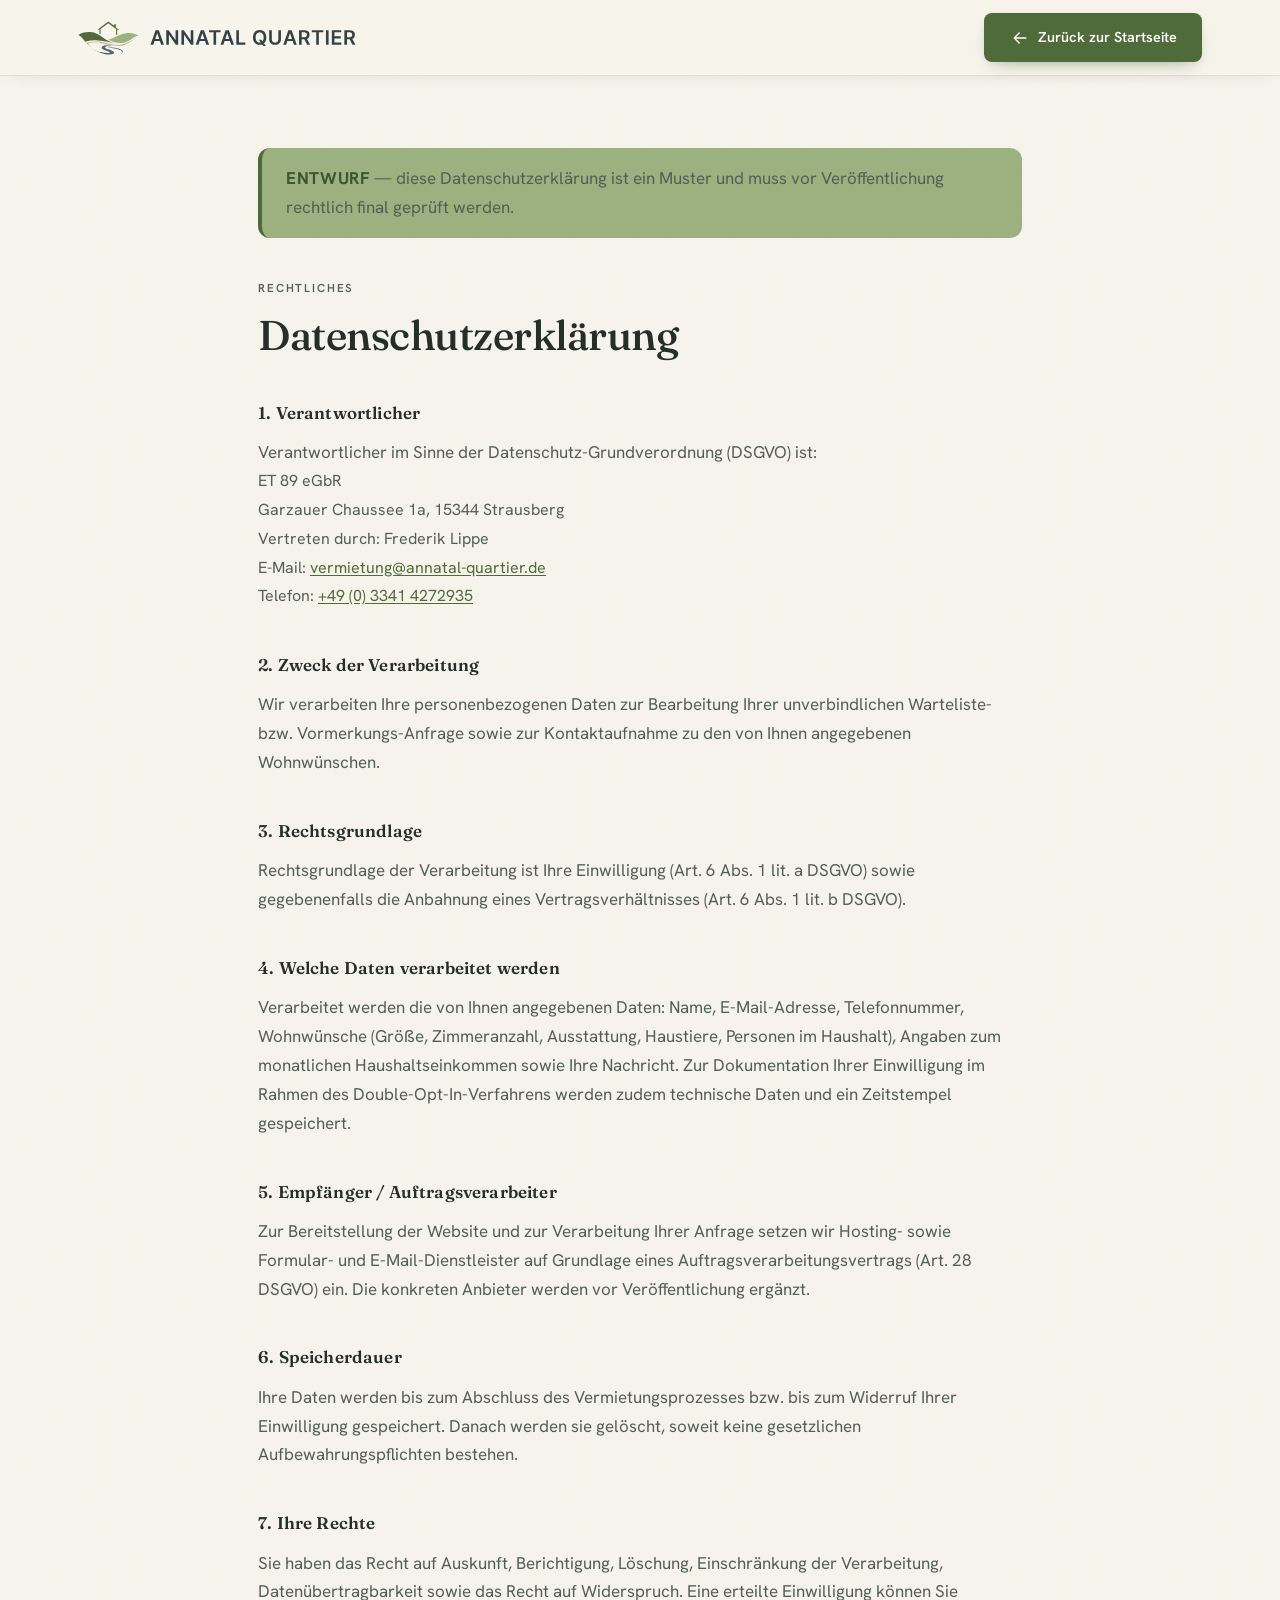
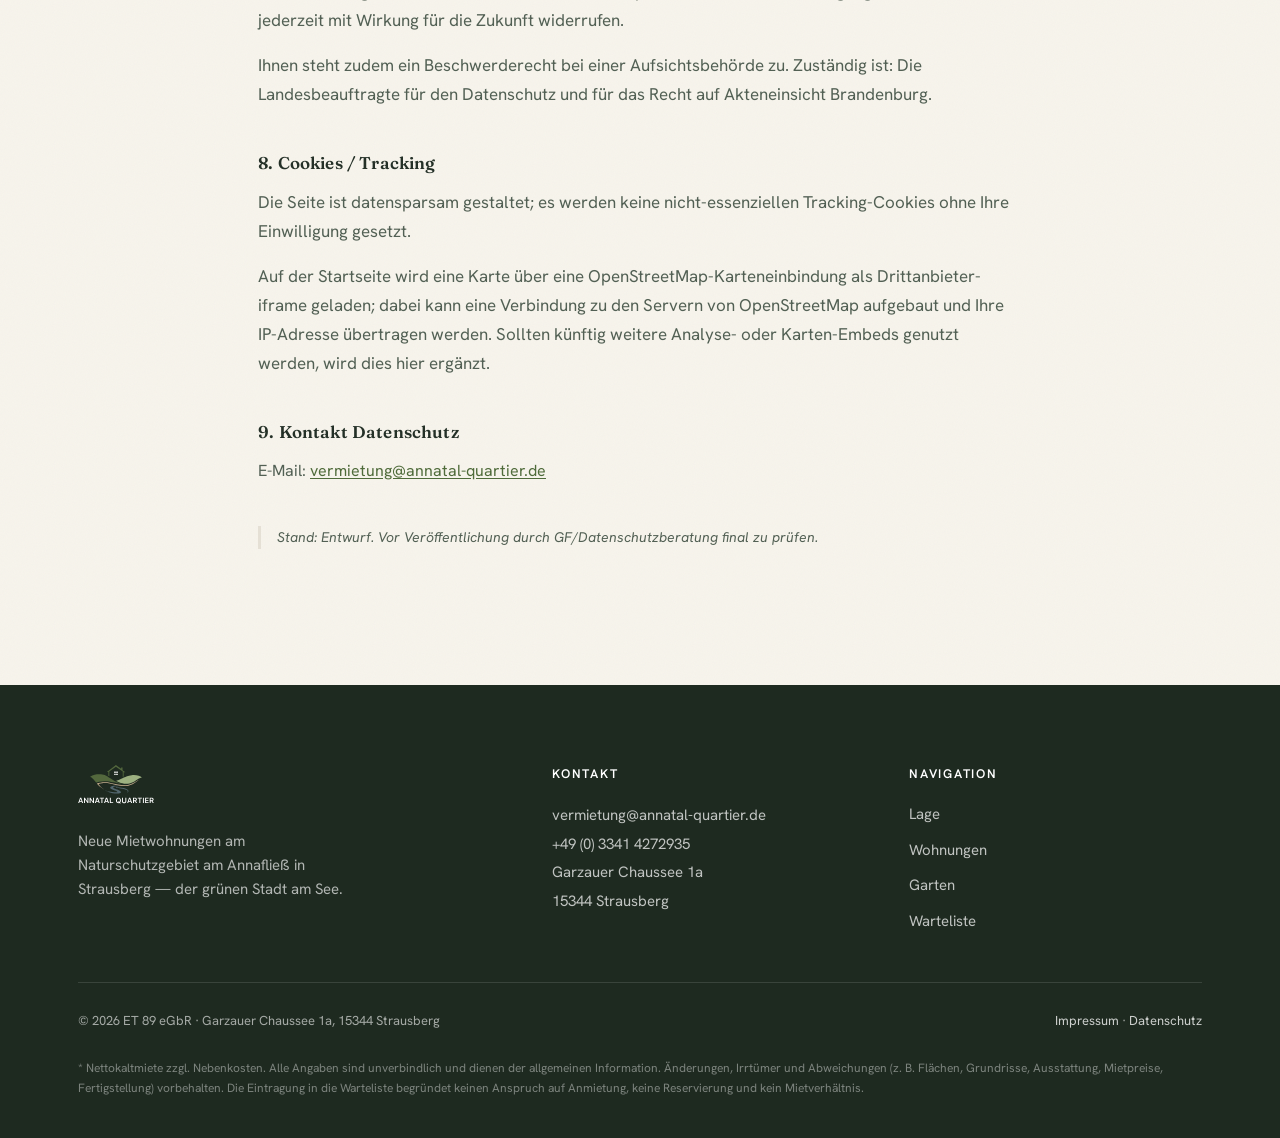
<file: datenschutz.html>
<!DOCTYPE html>
<html lang="de">
<head>
  <meta charset="utf-8">
  <meta name="viewport" content="width=device-width, initial-scale=1">
  <meta name="theme-color" content="#4F6B3A">

  <title>Datenschutzerklärung – Annatal Quartier</title>
  <meta name="description" content="Datenschutzerklärung des Annatal Quartier in Strausberg — Informationen zur Verarbeitung personenbezogener Daten der Warteliste-Anfrage nach DSGVO. Verantwortlich: ET 89 eGbR.">
  <meta name="robots" content="noindex,follow">

  <link rel="icon" type="image/png" href="logos/Annatal-Quartier_Logo.png">

  <!-- Google Fonts -->
  <link rel="preconnect" href="https://fonts.googleapis.com">
  <link rel="preconnect" href="https://fonts.gstatic.com" crossorigin>
  <link href="https://fonts.googleapis.com/css2?family=Fraunces:opsz,wght@9..144,400;9..144,500;9..144,600&family=Hanken+Grotesk:wght@400;500;600;700&display=swap" rel="stylesheet">

  <link rel="stylesheet" href="styles.css">
</head>
<body>
  <a class="skip-link" href="#main">Zum Inhalt springen</a>

  <header class="site-header is-scrolled" data-header>
    <div class="site-header__inner container">
      <a class="site-header__brand" href="index.html" aria-label="Annatal Quartier — zur Startseite">
        <img class="brand__icon" src="logos/Annatal-Quartier_Icon.svg" alt="" width="61" height="34">
        <img class="brand__word" src="logos/Annatal-Quartier_Wordmark.svg" alt="" width="206" height="18">
      </a>
      <a class="btn btn--primary" href="index.html">
        <svg class="btn__icon" width="20" height="20" viewBox="0 0 24 24" fill="none" stroke="currentColor" stroke-width="1.7" stroke-linecap="round" stroke-linejoin="round" aria-hidden="true" focusable="false"><path d="M19 12H5M11 18l-6-6 6-6"/></svg>
        Zurück zur Startseite
      </a>
    </div>
  </header>

  <main id="main" class="legal">
    <div class="container container--narrow">

      <p class="legal__banner" role="note">
        <strong>Entwurf</strong> — diese Datenschutzerklärung ist ein Muster und muss vor Veröffentlichung rechtlich final geprüft werden.
      </p>

      <p class="eyebrow">Rechtliches</p>
      <h1 class="section-title legal__title">Datenschutzerklärung</h1>

      <section class="legal__block">
        <h2 class="legal__subtitle">1. Verantwortlicher</h2>
        <p>Verantwortlicher im Sinne der Datenschutz-Grundverordnung (DSGVO) ist:</p>
        <address class="legal__address">
          ET 89 eGbR<br>
          Garzauer Chaussee 1a, 15344 Strausberg<br>
          Vertreten durch: Frederik Lippe<br>
          E-Mail: <a href="mailto:vermietung@annatal-quartier.de">vermietung@annatal-quartier.de</a><br>
          Telefon: <a href="tel:+4933414272935">+49 (0) 3341 4272935</a>
        </address>
      </section>

      <section class="legal__block">
        <h2 class="legal__subtitle">2. Zweck der Verarbeitung</h2>
        <p>Wir verarbeiten Ihre personenbezogenen Daten zur Bearbeitung Ihrer unverbindlichen Warteliste- bzw. Vormerkungs-Anfrage sowie zur Kontaktaufnahme zu den von Ihnen angegebenen Wohnwünschen.</p>
      </section>

      <section class="legal__block">
        <h2 class="legal__subtitle">3. Rechtsgrundlage</h2>
        <p>Rechtsgrundlage der Verarbeitung ist Ihre Einwilligung (Art. 6 Abs. 1 lit. a DSGVO) sowie gegebenenfalls die Anbahnung eines Vertragsverhältnisses (Art. 6 Abs. 1 lit. b DSGVO).</p>
      </section>

      <section class="legal__block">
        <h2 class="legal__subtitle">4. Welche Daten verarbeitet werden</h2>
        <p>Verarbeitet werden die von Ihnen angegebenen Daten: Name, E-Mail-Adresse, Telefonnummer, Wohnwünsche (Größe, Zimmeranzahl, Ausstattung, Haustiere, Personen im Haushalt), Angaben zum monatlichen Haushaltseinkommen sowie Ihre Nachricht. Zur Dokumentation Ihrer Einwilligung im Rahmen des Double-Opt-In-Verfahrens werden zudem technische Daten und ein Zeitstempel gespeichert.</p>
      </section>

      <section class="legal__block">
        <h2 class="legal__subtitle">5. Empfänger / Auftragsverarbeiter</h2>
        <p>Zur Bereitstellung der Website und zur Verarbeitung Ihrer Anfrage setzen wir Hosting- sowie Formular- und E-Mail-Dienstleister auf Grundlage eines Auftragsverarbeitungsvertrags (Art. 28 DSGVO) ein. Die konkreten Anbieter werden vor Veröffentlichung ergänzt.</p>
      </section>

      <section class="legal__block">
        <h2 class="legal__subtitle">6. Speicherdauer</h2>
        <p>Ihre Daten werden bis zum Abschluss des Vermietungsprozesses bzw. bis zum Widerruf Ihrer Einwilligung gespeichert. Danach werden sie gelöscht, soweit keine gesetzlichen Aufbewahrungspflichten bestehen.</p>
      </section>

      <section class="legal__block">
        <h2 class="legal__subtitle">7. Ihre Rechte</h2>
        <p>Sie haben das Recht auf Auskunft, Berichtigung, Löschung, Einschränkung der Verarbeitung, Datenübertragbarkeit sowie das Recht auf Widerspruch. Eine erteilte Einwilligung können Sie jederzeit mit Wirkung für die Zukunft widerrufen.</p>
        <p>Ihnen steht zudem ein Beschwerderecht bei einer Aufsichtsbehörde zu. Zuständig ist: Die Landesbeauftragte für den Datenschutz und für das Recht auf Akteneinsicht Brandenburg.</p>
      </section>

      <section class="legal__block">
        <h2 class="legal__subtitle">8. Cookies / Tracking</h2>
        <p>Die Seite ist datensparsam gestaltet; es werden keine nicht-essenziellen Tracking-Cookies ohne Ihre Einwilligung gesetzt.</p>
        <p>Auf der Startseite wird eine Karte über eine OpenStreetMap-Karteneinbindung als Drittanbieter-iframe geladen; dabei kann eine Verbindung zu den Servern von OpenStreetMap aufgebaut und Ihre IP-Adresse übertragen werden. Sollten künftig weitere Analyse- oder Karten-Embeds genutzt werden, wird dies hier ergänzt.</p>
      </section>

      <section class="legal__block">
        <h2 class="legal__subtitle">9. Kontakt Datenschutz</h2>
        <address class="legal__address">
          E-Mail: <a href="mailto:vermietung@annatal-quartier.de">vermietung@annatal-quartier.de</a>
        </address>
      </section>

      <p class="legal__note">Stand: Entwurf. Vor Veröffentlichung durch GF/Datenschutzberatung final zu prüfen.</p>

    </div>
  </main>

  <footer class="site-footer">
    <div class="container">
      <div class="site-footer__top">
        <div class="site-footer__brand">
          <img class="site-footer__logo" src="logos/Annatal-Quartier_Logo_White.svg" alt="Annatal Quartier" width="170" height="40">
          <p>Neue Mietwohnungen am Naturschutzgebiet am Annafließ in Strausberg — der grünen Stadt am See.</p>
        </div>
        <div class="site-footer__col">
          <h2 class="site-footer__heading">Kontakt</h2>
          <address>
            <a href="mailto:vermietung@annatal-quartier.de">vermietung@annatal-quartier.de</a><br>
            <a href="tel:+4933414272935">+49 (0) 3341 4272935</a><br>
            Garzauer Chaussee 1a<br>
            15344 Strausberg
          </address>
        </div>
        <div class="site-footer__col">
          <h2 class="site-footer__heading">Navigation</h2>
          <ul class="site-footer__nav">
            <li><a href="index.html#lage">Lage</a></li>
            <li><a href="index.html#wohnungen">Wohnungen</a></li>
            <li><a href="index.html#garten">Garten</a></li>
            <li><a href="index.html#warteliste">Warteliste</a></li>
          </ul>
        </div>
      </div>
      <div class="site-footer__bottom">
        <p>© 2026 ET 89 eGbR · Garzauer Chaussee 1a, 15344 Strausberg</p>
        <p class="site-footer__legal-links">
          <a href="impressum.html">Impressum</a> ·
          <a href="datenschutz.html" aria-current="page">Datenschutz</a>
        </p>
      </div>
      <p class="site-footer__disclaimer">* Nettokaltmiete zzgl. Nebenkosten. Alle Angaben sind unverbindlich und dienen der allgemeinen Information. Änderungen, Irrtümer und Abweichungen (z. B. Flächen, Grundrisse, Ausstattung, Mietpreise, Fertigstellung) vorbehalten. Die Eintragung in die Warteliste begründet keinen Anspruch auf Anmietung, keine Reservierung und kein Mietverhältnis.</p>
    </div>
  </footer>
</body>
</html>
</file>
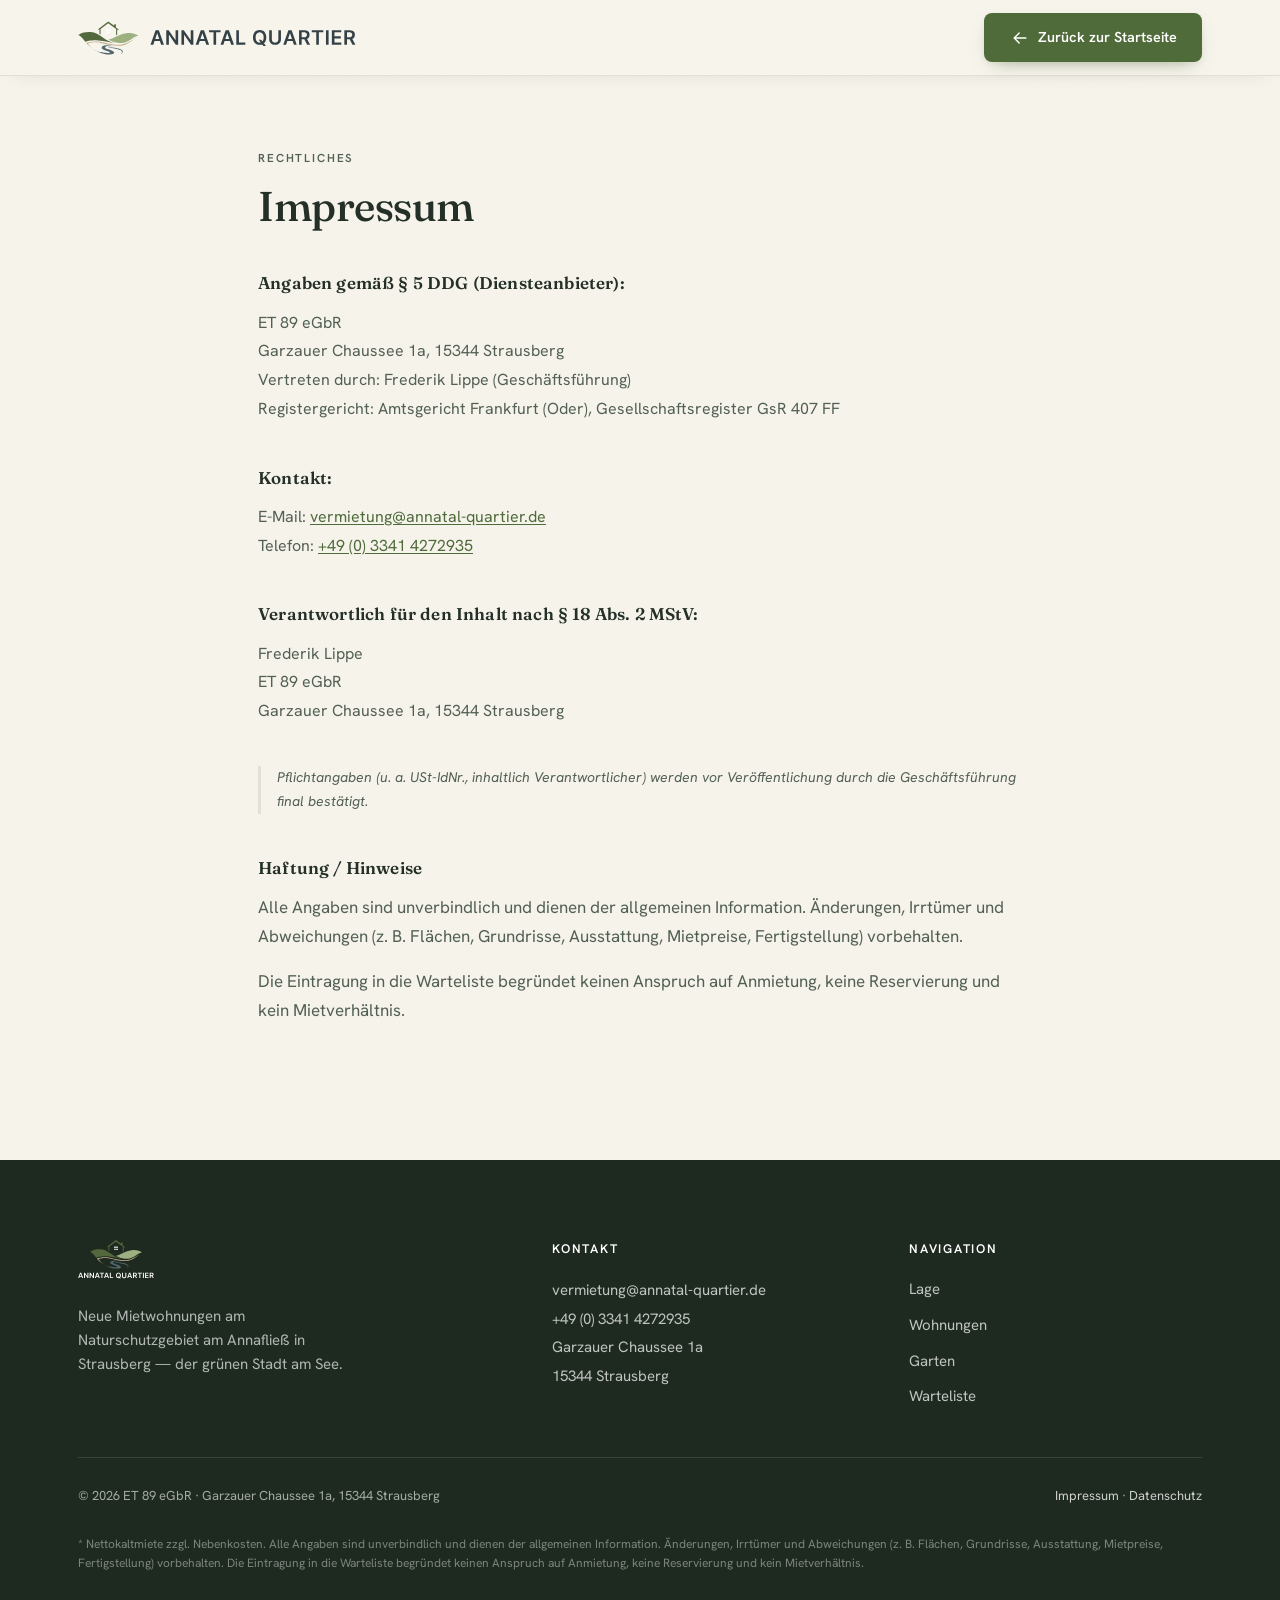
<file: impressum.html>
<!DOCTYPE html>
<html lang="de">
<head>
  <meta charset="utf-8">
  <meta name="viewport" content="width=device-width, initial-scale=1">
  <meta name="theme-color" content="#4F6B3A">

  <title>Impressum – Annatal Quartier</title>
  <meta name="description" content="Impressum des Annatal Quartier in Strausberg — Anbieterkennzeichnung nach § 5 DDG. Diensteanbieter: ET 89 eGbR, Garzauer Chaussee 1a, 15344 Strausberg.">
  <meta name="robots" content="noindex,follow">

  <link rel="icon" type="image/png" href="logos/Annatal-Quartier_Logo.png">

  <!-- Google Fonts -->
  <link rel="preconnect" href="https://fonts.googleapis.com">
  <link rel="preconnect" href="https://fonts.gstatic.com" crossorigin>
  <link href="https://fonts.googleapis.com/css2?family=Fraunces:opsz,wght@9..144,400;9..144,500;9..144,600&family=Hanken+Grotesk:wght@400;500;600;700&display=swap" rel="stylesheet">

  <link rel="stylesheet" href="styles.css">
</head>
<body>
  <a class="skip-link" href="#main">Zum Inhalt springen</a>

  <header class="site-header is-scrolled" data-header>
    <div class="site-header__inner container">
      <a class="site-header__brand" href="index.html" aria-label="Annatal Quartier — zur Startseite">
        <img class="brand__icon" src="logos/Annatal-Quartier_Icon.svg" alt="" width="61" height="34">
        <img class="brand__word" src="logos/Annatal-Quartier_Wordmark.svg" alt="" width="206" height="18">
      </a>
      <a class="btn btn--primary" href="index.html">
        <svg class="btn__icon" width="20" height="20" viewBox="0 0 24 24" fill="none" stroke="currentColor" stroke-width="1.7" stroke-linecap="round" stroke-linejoin="round" aria-hidden="true" focusable="false"><path d="M19 12H5M11 18l-6-6 6-6"/></svg>
        Zurück zur Startseite
      </a>
    </div>
  </header>

  <main id="main" class="legal">
    <div class="container container--narrow">
      <p class="eyebrow">Rechtliches</p>
      <h1 class="section-title legal__title">Impressum</h1>

      <section class="legal__block">
        <h2 class="legal__subtitle">Angaben gemäß § 5 DDG (Diensteanbieter):</h2>
        <address class="legal__address">
          ET 89 eGbR<br>
          Garzauer Chaussee 1a, 15344 Strausberg<br>
          Vertreten durch: Frederik Lippe (Geschäftsführung)<br>
          Registergericht: Amtsgericht Frankfurt (Oder), Gesellschaftsregister GsR 407 FF
        </address>
      </section>

      <section class="legal__block">
        <h2 class="legal__subtitle">Kontakt:</h2>
        <address class="legal__address">
          E-Mail: <a href="mailto:vermietung@annatal-quartier.de">vermietung@annatal-quartier.de</a><br>
          Telefon: <a href="tel:+4933414272935">+49 (0) 3341 4272935</a>
        </address>
      </section>

      <section class="legal__block">
        <h2 class="legal__subtitle">Verantwortlich für den Inhalt nach § 18 Abs. 2 MStV:</h2>
        <address class="legal__address">
          Frederik Lippe<br>
          ET 89 eGbR<br>
          Garzauer Chaussee 1a, 15344 Strausberg
        </address>
      </section>

      <p class="legal__note">Pflichtangaben (u. a. USt-IdNr., inhaltlich Verantwortlicher) werden vor Veröffentlichung durch die Geschäftsführung final bestätigt.</p>

      <section class="legal__block">
        <h2 class="legal__subtitle">Haftung / Hinweise</h2>
        <p>Alle Angaben sind unverbindlich und dienen der allgemeinen Information. Änderungen, Irrtümer und Abweichungen (z. B. Flächen, Grundrisse, Ausstattung, Mietpreise, Fertigstellung) vorbehalten.</p>
        <p>Die Eintragung in die Warteliste begründet keinen Anspruch auf Anmietung, keine Reservierung und kein Mietverhältnis.</p>
      </section>
    </div>
  </main>

  <footer class="site-footer">
    <div class="container">
      <div class="site-footer__top">
        <div class="site-footer__brand">
          <img class="site-footer__logo" src="logos/Annatal-Quartier_Logo_White.svg" alt="Annatal Quartier" width="170" height="40">
          <p>Neue Mietwohnungen am Naturschutzgebiet am Annafließ in Strausberg — der grünen Stadt am See.</p>
        </div>
        <div class="site-footer__col">
          <h2 class="site-footer__heading">Kontakt</h2>
          <address>
            <a href="mailto:vermietung@annatal-quartier.de">vermietung@annatal-quartier.de</a><br>
            <a href="tel:+4933414272935">+49 (0) 3341 4272935</a><br>
            Garzauer Chaussee 1a<br>
            15344 Strausberg
          </address>
        </div>
        <div class="site-footer__col">
          <h2 class="site-footer__heading">Navigation</h2>
          <ul class="site-footer__nav">
            <li><a href="index.html#lage">Lage</a></li>
            <li><a href="index.html#wohnungen">Wohnungen</a></li>
            <li><a href="index.html#garten">Garten</a></li>
            <li><a href="index.html#warteliste">Warteliste</a></li>
          </ul>
        </div>
      </div>
      <div class="site-footer__bottom">
        <p>© 2026 ET 89 eGbR · Garzauer Chaussee 1a, 15344 Strausberg</p>
        <p class="site-footer__legal-links">
          <a href="impressum.html" aria-current="page">Impressum</a> ·
          <a href="datenschutz.html">Datenschutz</a>
        </p>
      </div>
      <p class="site-footer__disclaimer">* Nettokaltmiete zzgl. Nebenkosten. Alle Angaben sind unverbindlich und dienen der allgemeinen Information. Änderungen, Irrtümer und Abweichungen (z. B. Flächen, Grundrisse, Ausstattung, Mietpreise, Fertigstellung) vorbehalten. Die Eintragung in die Warteliste begründet keinen Anspruch auf Anmietung, keine Reservierung und kein Mietverhältnis.</p>
    </div>
  </footer>
</body>
</html>
</file>
<file: styles.css>
/* =====================================================================
   ANNATAL QUARTIER — styles.css
   Award-worthy one-pager for a rental development in Strausberg.
   Hand-written, no preprocessor, no framework. Fonts from <head>.
   Sections:
     1.  Design tokens (:root)
     2.  Reset & base
     3.  Typography (fluid type scale, §4)
     4.  Utilities (container, section, a11y, skip-link)
     5.  Buttons
     6.  Header & navigation (+ mobile off-canvas)
     7.  Hero (Ken-Burns, overlay, badge, scroll-cue)
     8.  Intro + stat tiles
     9.  USP grid
     10. Lage (map)
     11. Wohnungen
     12. Garten (full-bleed)
     13. Ausstattung
     14. Warteliste (form, chips, validation, success)
     15. FAQ
     16. Footer
     17. Reveal motion
     18. Responsive
     19. Reduced motion & focus
   ===================================================================== */

/* =====================================================================
   1. DESIGN TOKENS
   ===================================================================== */
:root {
  /* Palette — Warm Editorial, anchored to the logo */
  --c-primary: #4F6B3A;        /* green lead — CTAs, links, numerals, accents */
  --c-primary-dark: #3C5430;   /* hover / depth */
  --c-secondary: #9CB080;      /* sage (logo) — secondary accent */
  --c-sand: #C5AD8D;           /* logo sand — warm accent, stream motif */
  --c-water: #53676E;          /* logo blue-grey — the stream */
  --c-ink: #243027;            /* deep forest — body text */
  --c-ink-soft: #526054;       /* muted greenish-grey text */
  --c-bg: #F7F4EC;             /* warm paper — page background */
  --c-surface: #FFFFFF;        /* white tonal band / form card */
  --c-line: #E5E0D5;           /* warm hairline */

  /* New identity tokens */
  --c-paper: #F7F4EC;          /* = bg (semantic alias) */
  --c-sage-tint: #EEF1E7;      /* faint sage band (sparing) */
  --c-forest: #243027;         /* deep forest ink / dark sections */
  --c-forest-deep: #1E2A20;    /* darkest band (footer / waitlist) */
  --c-line-soft: #ECE7DC;      /* faintest hairline (list rows) */

  /* Derived / support colours */
  --c-icon-bg: #EAEFE0;        /* soft sage tint behind icons */
  --c-primary-soft: rgba(79, 107, 58, 0.10);
  --c-on-dark: #FFFFFF;
  --c-on-dark-soft: rgba(255, 255, 255, 0.80);
  --c-on-dark-faint: rgba(255, 255, 255, 0.58);
  --c-error: #B23A2E;
  --c-error-soft: #C24A3D;

  /* Fonts */
  --font-head: 'Fraunces', Georgia, 'Times New Roman', serif;
  --font-body: 'Hanken Grotesk', system-ui, -apple-system, 'Segoe UI', Roboto, sans-serif;

  /* Layout */
  --maxw: 1180px;
  --maxw-narrow: 820px;
  --header-h: 76px;
  --header-h-mobile: 60px;

  /* Radius */
  --r-xs: 6px;
  --r-sm: 8px;
  --r-md: 12px;
  --r-lg: 16px;
  --r-pill: 999px;

  /* Shadows — minimal; only the form card reads as raised */
  --shadow-xs: 0 1px 2px rgba(36, 48, 39, 0.04);
  --shadow-sm: 0 2px 6px rgba(36, 48, 39, 0.05);
  --shadow-md: 0 8px 24px -14px rgba(36, 48, 39, 0.16);
  --shadow-lg: 0 20px 48px -24px rgba(36, 48, 39, 0.22);
  --shadow-header: 0 6px 22px -16px rgba(36, 48, 39, 0.26);

  /* Spacing scale */
  --space-1: 4px;
  --space-2: 8px;
  --space-3: 12px;
  --space-4: 16px;
  --space-5: 24px;
  --space-6: 32px;
  --space-7: 48px;
  --space-8: 64px;

  /* Fluid section padding & gaps */
  --section-pad: clamp(64px, 9vw, 96px);
  --gutter: 28px;

  /* Motion */
  --ease-out: cubic-bezier(.2, .7, .2, 1);
  --ease-soft: cubic-bezier(.4, 0, .2, 1);
}

/* =====================================================================
   2. RESET & BASE
   ===================================================================== */
*,
*::before,
*::after {
  box-sizing: border-box;
}

* {
  margin: 0;
  padding: 0;
}

html {
  scroll-behavior: smooth;
  -webkit-text-size-adjust: 100%;
  /* keep anchored sections clear of the fixed header */
  scroll-padding-top: calc(var(--header-h) + 24px);
  /* clip horizontal overflow at the ROOT so a fixed off-canvas nav parked
     in positive overflow can't widen the mobile layout viewport (ICB).
     `clip` (not `hidden`) avoids creating a scroll container, so vertical
     smooth-scroll, position:sticky and parallax stay intact. */
  overflow-x: clip;
}

body {
  background-color: var(--c-bg);
  background-image: url("data:image/svg+xml,%3Csvg xmlns='http://www.w3.org/2000/svg' width='160' height='160'%3E%3Cfilter id='n'%3E%3CfeTurbulence type='fractalNoise' baseFrequency='0.9' numOctaves='2' stitchTiles='stitch'/%3E%3C/filter%3E%3Crect width='100%25' height='100%25' filter='url(%23n)' opacity='0.035'/%3E%3C/svg%3E");
  font-family: var(--font-body);
  font-weight: 400;
  color: var(--c-ink);
  line-height: 1.6;
  -webkit-font-smoothing: antialiased;
  -moz-osx-font-smoothing: grayscale;
  text-rendering: optimizeLegibility;
  overflow-x: clip;
}

/* lock body scroll when mobile nav is open (JS may toggle .nav-open) */
body.nav-open {
  overflow: hidden;
}

img,
svg,
iframe {
  display: block;
  max-width: 100%;
}

img {
  height: auto;
}

a {
  color: inherit;
  text-decoration: none;
}

button {
  font-family: inherit;
  font-size: inherit;
  color: inherit;
  background: none;
  border: none;
  cursor: pointer;
}

input,
textarea,
select,
button {
  font-family: inherit;
}

ul {
  list-style: none;
}

::selection {
  background-color: var(--c-secondary);
  color: #fff;
}

/* =====================================================================
   3. TYPOGRAPHY  (fluid scale per CLAUDE.md §4 table)
   ===================================================================== */

/* H1 hero — 52/34, 700, UPPERCASE, .08em, lh 1.1 */
.hero__title {
  font-family: var(--font-head);
  font-weight: 500;
  font-size: clamp(2.4rem, 1.5rem + 3vw, 3.4rem);
  line-height: 1.06;
  letter-spacing: -0.012em;
  text-transform: none;
  color: var(--c-ink);
  hyphens: auto;
}

/* H2 section — 34/26, 700, UPPERCASE, .04em */
.section-title {
  font-family: var(--font-head);
  font-weight: 500;
  font-size: clamp(1.9rem, 1.3rem + 2.4vw, 2.6rem);
  line-height: 1.1;
  letter-spacing: -0.012em;
  text-transform: none;
  color: var(--c-forest);
}

.section-title--light {
  color: var(--c-on-dark);
}

/* H3 — 22/19, 600, sentence case */
.usp-card__title,
.home-card__title,
.form-success__title {
  font-family: var(--font-head);
  font-weight: 500;
  font-size: clamp(1.2rem, 1.05rem + 0.5vw, 1.4rem);
  line-height: 1.25;
  letter-spacing: -0.005em;
  text-transform: none;
  color: var(--c-ink);
}

/* Eyebrow / kicker — 13, 600, UPPERCASE, .12em, secondary */
.eyebrow {
  display: flex;
  align-items: center;
  gap: 0.7em;
  font-family: var(--font-body);
  font-weight: 600;
  font-size: 0.72rem;
  line-height: 1.4;
  letter-spacing: 0.16em;
  text-transform: uppercase;
  color: var(--c-primary);
  margin-bottom: var(--space-4);
}

.eyebrow--light {
  color: var(--c-on-dark);
}

/* short rule before the eyebrow text */
.eyebrow__line {
  display: inline-block;
  width: 34px;
  height: 2px;
  flex: 0 0 auto;
  background-color: currentColor;
  opacity: 0.9;
}

/* Lead / intro — 20/18, 400, lh 1.5, ink-soft */
.hero__lead,
.intro__lead {
  font-size: clamp(1.125rem, 1.05rem + 0.35vw, 1.25rem); /* 18 → 20 */
  line-height: 1.5;
  color: var(--c-ink-soft);
  font-weight: 400;
}

/* Body — 17/16, 400, lh 1.6, ink */
p {
  font-size: clamp(1rem, 0.97rem + 0.13vw, 1.0625rem); /* 16 → 17 */
  line-height: 1.6;
  color: var(--c-ink);
}

/* Small / legal — 13, 400, lh 1.5, ink-soft */
.form-note,
.site-footer__disclaimer,
.hero__badge,
small {
  font-size: 0.8125rem; /* 13 */
  line-height: 1.5;
  color: var(--c-ink-soft);
}

/* =====================================================================
   4. UTILITIES
   ===================================================================== */
.container {
  width: 100%;
  max-width: var(--maxw);
  margin-inline: auto;
  padding-inline: var(--gutter);
}

.container--narrow {
  max-width: var(--maxw-narrow);
}

.section {
  padding-block: var(--section-pad);
}

/* Stream / band divider — decorative SVG wave at top of tonal bands */
.band-divider { width: 100%; }
.band-divider svg { display: block; width: 100%; height: 44px; }

/* Section heads */
.section-head {
  max-width: 720px;
  margin-bottom: clamp(36px, 5vw, 56px);
}

.section-head--center {
  margin-inline: auto;
  text-align: center;
}

.section-head--center .eyebrow {
  justify-content: center;
}

/* visually-hidden — standard off-screen clip; never focusable-visible */
.visually-hidden {
  position: absolute !important;
  width: 1px;
  height: 1px;
  padding: 0;
  margin: -1px;
  overflow: hidden;
  clip: rect(0, 0, 0, 0);
  clip-path: inset(50%);
  white-space: nowrap;
  border: 0;
}

/* skip-link — off-screen until focused, then pinned top-left */
.skip-link {
  position: fixed;
  top: -100px;
  left: 16px;
  z-index: 1100;
  padding: 12px 20px;
  background-color: var(--c-primary);
  color: #fff;
  font-family: var(--font-head);
  font-weight: 600;
  font-size: 0.875rem;
  letter-spacing: 0.04em;
  border-radius: var(--r-sm);
  box-shadow: var(--shadow-md);
  transition: top 0.25s var(--ease-out);
}

.skip-link:focus {
  top: 16px;
}

/* =====================================================================
   5. BUTTONS
   ===================================================================== */
.btn {
  display: inline-flex;
  align-items: center;
  justify-content: center;
  gap: 0.55em;
  padding: 0.95em 1.7em;
  font-family: var(--font-body);
  font-weight: 600;
  font-size: 0.9rem;
  line-height: 1;
  letter-spacing: 0;
  text-transform: none;
  border-radius: var(--r-sm);
  border: 1px solid transparent;
  cursor: pointer;
  transition:
    background-color 0.25s var(--ease-out),
    border-color 0.25s var(--ease-out),
    color 0.25s var(--ease-out),
    box-shadow 0.25s var(--ease-out),
    transform 0.25s var(--ease-out);
  -webkit-tap-highlight-color: transparent;
}

.btn__icon {
  flex: 0 0 auto;
  transition: transform 0.3s var(--ease-out);
}

.btn:hover .btn__icon {
  transform: translateX(3px);
}

.btn--primary {
  background-color: var(--c-primary);
  color: #fff;
  box-shadow: var(--shadow-sm), 0 8px 20px -10px rgba(79, 107, 58, 0.55);
}

.btn--primary:hover {
  background-color: var(--c-primary-dark);
  box-shadow: var(--shadow-md), 0 12px 26px -12px rgba(60, 84, 48, 0.55);
  transform: translateY(-2px);
}

.btn--primary:active {
  transform: translateY(0);
}

/* ghost — over photos: translucent white + blur + border */
.btn--ghost {
  background-color: rgba(255, 255, 255, 0.10);
  color: #fff;
  border-color: rgba(255, 255, 255, 0.55);
  -webkit-backdrop-filter: blur(6px);
  backdrop-filter: blur(6px);
}

.btn--ghost:hover {
  background-color: rgba(255, 255, 255, 0.22);
  border-color: rgba(255, 255, 255, 0.9);
  transform: translateY(-2px);
}

.btn--block {
  display: flex;
  width: 100%;
}

/* =====================================================================
   6. HEADER & NAVIGATION
   ===================================================================== */
.site-header {
  position: fixed;
  top: 0;
  left: 0;
  right: 0;
  width: 100%;
  z-index: 1000;
  height: var(--header-h);
  background-color: transparent;
  border-bottom: 1px solid transparent;
  transition:
    background-color 0.35s var(--ease-out),
    box-shadow 0.35s var(--ease-out),
    border-color 0.35s var(--ease-out),
    height 0.35s var(--ease-out);
}

/* Faint top scrim keeps the white logo + nav legible over bright hero frames;
   fades out once the header flips to the opaque paper band on scroll. */
.site-header::before {
  content: "";
  position: absolute;
  inset: 0;
  z-index: -1;
  pointer-events: none;
  background: linear-gradient(
    to bottom,
    rgba(20, 28, 22, 0.42) 0%,
    rgba(20, 28, 22, 0.16) 58%,
    rgba(20, 28, 22, 0) 100%
  );
  opacity: 1;
  transition: opacity 0.35s var(--ease-out);
}

.site-header.is-scrolled::before {
  opacity: 0;
}

.site-header__inner {
  display: flex;
  align-items: center;
  justify-content: space-between;
  gap: var(--space-5);
  height: 100%;
  /* never let the flex inner size to a fixed off-canvas child or exceed the viewport */
  width: 100%;
  max-width: var(--maxw);
}

.site-header__brand {
  display: inline-flex;
  align-items: center;
  gap: 11px;
  flex: 0 0 auto;
}

/* logo: white over the hero (CSS-only invert), full colour when scrolled */
.brand__icon {
  height: 34px;
  width: auto;
  filter: drop-shadow(0 1px 4px rgba(0, 0, 0, 0.35));
  transition: filter 0.3s var(--ease-out);
}

.brand__word {
  height: 18px;
  width: auto;
  filter: brightness(0) invert(1) drop-shadow(0 1px 3px rgba(0, 0, 0, 0.4));
  transition: filter 0.3s var(--ease-out);
}

/* Inline nav */
.site-nav {
  display: flex;
  align-items: center;
  gap: clamp(18px, 2.2vw, 34px);
}

.site-nav__link {
  position: relative;
  font-family: var(--font-body);
  font-weight: 500;
  font-size: 0.875rem;
  letter-spacing: 0.04em;
  color: rgba(255, 255, 255, 0.92);
  padding: 6px 0;
  transition: color 0.25s var(--ease-out);
}

/* animated underline cue */
.site-nav__link::after {
  content: "";
  position: absolute;
  left: 0;
  bottom: 0;
  width: 100%;
  height: 2px;
  background-color: currentColor;
  transform: scaleX(0);
  transform-origin: left;
  opacity: 0.7;
  transition: transform 0.3s var(--ease-out);
}

.site-nav__link:hover::after,
.site-nav__link:focus-visible::after {
  transform: scaleX(1);
}

/* CTA stays green throughout */
.site-nav__cta,
.site-nav__cta:hover {
  color: #fff;
}

.site-nav__cta::after {
  display: none;
}

/* --- Scrolled state: frosted off-white header --- */
.site-header.is-scrolled {
  background-color: rgba(247, 244, 236, 0.94);
  -webkit-backdrop-filter: blur(10px);
  backdrop-filter: blur(10px);
  border-bottom-color: var(--c-line);
  box-shadow: var(--shadow-header);
}

.site-header.is-scrolled .brand__icon,
.site-header.is-scrolled .brand__word {
  filter: none;
}

.site-header.is-scrolled .site-nav__link {
  color: var(--c-ink-soft);
}

.site-header.is-scrolled .site-nav__link:hover,
.site-header.is-scrolled .site-nav__link:focus-visible {
  color: var(--c-primary);
}

.site-header.is-scrolled .site-nav__cta,
.site-header.is-scrolled .site-nav__cta:hover {
  color: #fff;
}

/* Burger toggle (hidden ≥860px) */
.nav-toggle {
  display: none;
  position: relative;
  width: 44px;
  height: 44px;
  flex: 0 0 auto;
  border-radius: var(--r-sm);
}

.nav-toggle__bar {
  position: absolute;
  left: 50%;
  width: 24px;
  height: 2px;
  background-color: #fff;
  border-radius: 2px;
  transform: translateX(-50%);
  transition:
    transform 0.3s var(--ease-out),
    opacity 0.2s var(--ease-out),
    background-color 0.3s var(--ease-out);
}

.nav-toggle__bar:nth-child(1) { top: 15px; }
.nav-toggle__bar:nth-child(2) { top: 21px; }
.nav-toggle__bar:nth-child(3) { top: 27px; }

/* bars turn dark once header is frosted */
.site-header.is-scrolled .nav-toggle__bar {
  background-color: var(--c-ink);
}

/* burger focus ring must read on the frosted off-white header */
.site-header.is-scrolled .nav-toggle:focus-visible {
  outline-color: var(--c-primary);
  box-shadow: none;
}

/* burger → X when open */
.nav-toggle[aria-expanded="true"] .nav-toggle__bar:nth-child(1) {
  top: 21px;
  transform: translateX(-50%) rotate(45deg);
}
.nav-toggle[aria-expanded="true"] .nav-toggle__bar:nth-child(2) {
  opacity: 0;
}
.nav-toggle[aria-expanded="true"] .nav-toggle__bar:nth-child(3) {
  top: 21px;
  transform: translateX(-50%) rotate(-45deg);
}

/* =====================================================================
   7. HERO
   ===================================================================== */
.hero {
  position: relative;
  min-height: 100vh;
  min-height: 100svh;
  display: flex;
  align-items: flex-end;
  overflow: hidden;
  isolation: isolate;
}

.hero__media {
  position: absolute;
  inset: 0;
  z-index: -2;
}

.hero__img {
  width: 100%;
  height: 100%;
  object-fit: cover;
  object-position: center;
  animation: heroKenBurns 9s var(--ease-out) both;
}

@keyframes heroKenBurns {
  from { transform: scale(1.08); }
  to   { transform: scale(1); }
}

/* layered dark gradient — top (for header) + bottom (for text) */
.hero__overlay {
  position: absolute;
  inset: 0;
  z-index: -1;
  background:
    linear-gradient(to bottom, rgba(22,30,23,0.36) 0%, rgba(22,30,23,0) 16%),
    linear-gradient(to top right, rgba(22,30,23,0.82) 0%, rgba(22,30,23,0.42) 32%, rgba(22,30,23,0) 62%),
    linear-gradient(to top, rgba(22,30,23,0.5), rgba(22,30,23,0) 38%);
}

.hero__inner {
  width: 100%;
  padding-block: clamp(96px, 16vh, 168px) clamp(72px, 12vh, 120px);
}

.hero__content {
  max-width: 780px;
}

.hero__title {
  color: #fff;
  margin-block: var(--space-4) var(--space-5);
  text-shadow: 0 2px 24px rgba(0, 0, 0, 0.35);
}

.hero__lead {
  color: rgba(255, 255, 255, 0.92);
  max-width: 620px;
  text-shadow: 0 1px 12px rgba(0, 0, 0, 0.3);
}

.hero__actions {
  display: flex;
  flex-wrap: wrap;
  gap: var(--space-4);
  margin-top: clamp(28px, 4vw, 40px);
}

/* badge — pinned bottom-right */
.hero__badge {
  position: absolute;
  right: var(--gutter);
  bottom: clamp(20px, 4vh, 36px);
  display: flex;
  align-items: center;
  gap: 0.8em;
  font-family: var(--font-body);
  font-weight: 500;
  font-size: 0.8125rem;
  letter-spacing: 0.06em;
  text-transform: uppercase;
  color: rgba(255, 255, 255, 0.92);
  z-index: 2;
}

.hero__badge-price {
  font-weight: 600;
  color: #fff;
}

.hero__badge-dot {
  width: 4px;
  height: 4px;
  border-radius: 50%;
  background-color: var(--c-secondary);
}

.hero__badge-date {
  color: rgba(255, 255, 255, 0.82);
  font-weight: 500;
}


/* =====================================================================
   8. INTRO + STAT TILES
   ===================================================================== */
.intro__grid {
  display: grid;
  grid-template-columns: 1.05fr 1fr;
  gap: clamp(32px, 6vw, 80px);
  align-items: center;
}

.intro__text > p + p {
  margin-top: var(--space-4);
}

.intro__lead {
  margin-block: var(--space-5) var(--space-4);
}

.section-title {
  /* keep section titles tidy when they follow an eyebrow */
  margin-bottom: 0;
}

.intro__stats { display: grid; grid-template-columns: repeat(2, 1fr); gap: 0; }
.stat { padding: 22px 24px 14px; border-top: 1px solid var(--c-line); }
.stat:nth-child(odd) { border-right: 1px solid var(--c-line); }
.stat__num {
  display: block; font-family: var(--font-head); font-weight: 500;
  font-size: clamp(2.2rem, 1.6rem + 2.4vw, 2.75rem); line-height: 1;
  color: var(--c-primary); letter-spacing: -0.01em;
}
.stat__num small { font-size: 0.42em; font-weight: 600; color: var(--c-ink-soft); }
.stat__label { display: block; margin-top: 10px; font-size: 0.72rem; letter-spacing: 0.06em; text-transform: uppercase; color: var(--c-ink-soft); }

/* =====================================================================
   9. USP LIST (editorial)
   ===================================================================== */
.usp-layout { display: grid; grid-template-columns: 0.8fr 1.2fr; gap: clamp(32px, 5vw, 64px); align-items: start; }
.usp-list { display: flex; flex-direction: column; }
.usp { display: grid; grid-template-columns: 40px 1fr; gap: 20px; padding: 24px 0; border-top: 1px solid var(--c-line-soft); }
.usp:first-child { border-top: 0; }
.usp__icon { color: var(--c-primary); width: 40px; height: 40px; display: inline-flex; align-items: center; justify-content: center; }
.usp__icon svg { width: 24px; height: 24px; }
.usp__body p { color: var(--c-ink-soft); margin-top: 4px; }
@media (max-width: 768px) { .usp-layout { grid-template-columns: 1fr; gap: 28px; } }

.usp-card__title {
  margin-bottom: var(--space-2);
}

.usp-card__text {
  color: var(--c-ink-soft);
  font-size: 1rem;
}

/* =====================================================================
   10. LAGE
   ===================================================================== */
.lage {
  background-color: var(--c-surface);
}

.lage__grid {
  display: grid;
  grid-template-columns: 1fr 1fr;
  gap: clamp(32px, 5vw, 72px);
  align-items: center;
}

.lage__media {
  position: relative;
}

.lage__map-card {
  position: relative;
  aspect-ratio: 4 / 5;
  border-radius: var(--r-lg);
  overflow: hidden;
  border: 1px solid var(--c-line);
  box-shadow: var(--shadow-md);
  background-color: var(--c-bg);
}

.lage__map {
  width: 100%;
  height: 100%;
  border: 0;
  filter: saturate(0.92) contrast(1.02);
}

/* floating label over the map */
.lage__map-badge {
  position: absolute;
  left: 18px;
  bottom: 18px;
  display: flex;
  flex-direction: column;
  gap: 2px;
  padding: 12px 18px;
  background-color: rgba(255, 255, 255, 0.95);
  -webkit-backdrop-filter: blur(6px);
  backdrop-filter: blur(6px);
  border-radius: var(--r-sm);
  box-shadow: var(--shadow-md);
}

.lage__map-badge-title {
  font-family: var(--font-head);
  font-weight: 600;
  font-size: 0.6875rem;
  letter-spacing: 0.12em;
  text-transform: uppercase;
  color: var(--c-primary);
}

.lage__map-badge-text {
  font-size: 0.875rem;
  font-weight: 500;
  color: var(--c-ink);
}

.lage__map-link {
  display: inline-block;
  margin-top: var(--space-3);
  font-size: 0.875rem;
  font-weight: 500;
  color: var(--c-primary);
  border-bottom: 1px solid currentColor;
  padding-bottom: 1px;
  transition: color 0.25s var(--ease-out);
}

.lage__map-link:hover {
  color: var(--c-primary-dark);
}

.lage__content > p {
  margin-top: var(--space-4);
  color: var(--c-ink-soft);
}

.distance-list {
  margin-top: clamp(24px, 3vw, 36px);
}

.distance {
  display: flex;
  align-items: baseline;
  justify-content: space-between;
  gap: var(--space-4);
  padding-block: 14px;
  border-top: 1px solid var(--c-line);
}

.distance:last-child {
  border-bottom: 1px solid var(--c-line);
}

.distance__place {
  font-weight: 500;
  color: var(--c-ink);
}

.distance__val {
  flex: 0 0 auto;
  font-family: var(--font-head);
  font-weight: 500;
  font-size: 0.875rem;
  color: var(--c-ink-soft);
  text-align: right;
}

/* =====================================================================
   11. WOHNUNGEN
   ===================================================================== */
.wohnungen__layout {
  display: grid;
  grid-template-columns: 0.78fr 1.22fr;
  gap: clamp(32px, 5vw, 64px);
  align-items: start;
}

.home-list {
  display: flex;
  flex-direction: column;
}

.home {
  display: grid;
  grid-template-columns: 84px 1fr;
  gap: 22px;
  align-items: center;
  padding: 26px 0;
  border-top: 1px solid var(--c-line-soft);
}

.home:first-child {
  border-top: 0;
  padding-top: 0;
}

.home__thumb {
  width: 84px;
  height: 64px;
  object-fit: cover;
  border-radius: 6px;
  filter: saturate(0.95);
}

.home-card__size {
  font-family: var(--font-body);
  font-weight: 600;
  font-size: 0.64rem;
  letter-spacing: 0.12em;
  text-transform: uppercase;
  color: var(--c-sand);
}

.home__body h3 {
  margin: 4px 0 5px;
}

.home__body p {
  color: var(--c-ink-soft);
  font-size: 0.92rem;
}

/* =====================================================================
   12. GARTEN (full-bleed)
   ===================================================================== */
.garten {
  position: relative;
  display: flex;
  align-items: center;
  min-height: clamp(520px, 78vh, 760px);
  overflow: hidden;
  isolation: isolate;
  /* full-bleed: cancel .section vertical padding for the band feel */
  padding-block: 0;
}

.garten__media {
  position: absolute;
  inset: 0;
  z-index: -2;
}

.garten__media img {
  width: 100%;
  height: 100%;
  object-fit: cover;
  filter: saturate(0.95) contrast(1.02);
}

/* side gradient: dark left → transparent right */
.garten__overlay {
  position: absolute;
  inset: 0;
  z-index: -1;
  background:
    linear-gradient(to right,
      rgba(24, 32, 24, 0.74) 0%,
      rgba(24, 32, 24, 0.55) 38%,
      rgba(24, 32, 24, 0.05) 72%,
      rgba(24, 32, 24, 0) 100%),
    linear-gradient(to top, rgba(24, 32, 24, 0.3), rgba(24, 32, 24, 0) 40%);
}

.garten__inner {
  width: 100%;
  padding-block: clamp(64px, 9vw, 96px);
}

.garten__content {
  max-width: 520px;
}

.garten__content > p {
  color: rgba(255, 255, 255, 0.9);
  margin-top: var(--space-4);
}

.tag-list {
  display: flex;
  flex-wrap: wrap;
  gap: 10px;
  margin-top: clamp(24px, 3vw, 32px);
}

.tag {
  display: inline-flex;
  align-items: center;
  padding: 8px 16px;
  font-size: 0.8125rem;
  font-weight: 500;
  color: #fff;
  background-color: rgba(255, 255, 255, 0.08);
  border: 1px solid rgba(255, 255, 255, 0.28);
  border-radius: var(--r-pill);
  -webkit-backdrop-filter: blur(4px);
  backdrop-filter: blur(4px);
}

/* =====================================================================
   13. AUSSTATTUNG
   ===================================================================== */
.ausstattung__grid {
  display: grid;
  grid-template-columns: 1fr 1fr;
  gap: clamp(32px, 5vw, 72px);
  align-items: center;
}

.ausstattung__content > p {
  margin-top: var(--space-4);
  color: var(--c-ink-soft);
}

.spec-list {
  display: grid;
  grid-template-columns: repeat(2, 1fr);
  gap: 0 clamp(20px, 3vw, 40px);
  margin-top: clamp(24px, 3vw, 36px);
}

.spec {
  display: flex;
  align-items: center;
  gap: 14px;
  padding: 16px 0;
  border-top: 1px solid var(--c-line-soft);
  background: none;
  box-shadow: none;
  border-radius: 0;
}

.spec__icon {
  width: 34px;
  height: 34px;
  flex: 0 0 auto;
  display: inline-flex;
  align-items: center;
  justify-content: center;
  color: var(--c-primary);
  background: none;
}

.spec__label {
  font-weight: 500;
  font-size: 0.92rem;
  color: var(--c-ink);
}

@media (max-width: 560px) {
  .spec-list { grid-template-columns: 1fr; }
}

/* gallery — tall image spans 2 rows */
.ausstattung__gallery {
  display: grid;
  grid-template-columns: repeat(2, 1fr);
  grid-template-rows: repeat(2, 1fr);
  gap: clamp(10px, 1.4vw, 16px);
  aspect-ratio: 1 / 1;
}

.ausstattung__img {
  width: 100%;
  height: 100%;
  object-fit: cover;
  border-radius: var(--r-md);
  box-shadow: var(--shadow-sm);
  filter: saturate(0.95);
}

.ausstattung__img--tall {
  grid-row: span 2;
}

/* =====================================================================
   14. WARTELISTE
   ===================================================================== */
.warteliste {
  background-color: var(--c-forest-deep);
  color: #fff;
}

.warteliste__grid {
  display: grid;
  grid-template-columns: 0.9fr 1.1fr;
  gap: clamp(36px, 5vw, 72px);
  align-items: start;
}

.warteliste__intro {
  position: sticky;
  top: calc(var(--header-h) + 32px);
}

.warteliste__intro > p {
  color: rgba(255, 255, 255, 0.86);
  margin-top: var(--space-4);
}

/* key facts strip — same eckdaten as the hero badge, adapted to the dark band */
.warteliste__facts {
  display: flex;
  align-items: center;
  flex-wrap: wrap;
  gap: 0.8em;
  margin-top: clamp(24px, 3vw, 36px);
  padding-top: clamp(20px, 2.5vw, 28px);
  border-top: 1px solid rgba(255, 255, 255, 0.16);
  font-family: var(--font-body);
  font-weight: 500;
  font-size: 0.8125rem;
  letter-spacing: 0.06em;
  text-transform: uppercase;
  color: rgba(255, 255, 255, 0.82);
}

.warteliste__fact-price {
  font-weight: 600;
  font-size: 0.9375rem;
  color: #fff;
}

.warteliste__fact-dot {
  width: 4px;
  height: 4px;
  border-radius: 50%;
  background-color: var(--c-secondary);
}

.warteliste__fact-date {
  color: rgba(255, 255, 255, 0.82);
}

.benefit-list {
  display: flex;
  flex-direction: column;
  gap: var(--space-4);
  margin-top: clamp(24px, 3vw, 36px);
}

.benefit {
  display: flex;
  align-items: center;
  gap: var(--space-3);
  font-size: 1.0625rem;
  color: rgba(255, 255, 255, 0.95);
}

.benefit__icon {
  flex: 0 0 auto;
  width: 34px;
  height: 34px;
  padding: 7px;
  border-radius: var(--r-pill);
  background-color: rgba(255, 255, 255, 0.16);
  color: #fff;
}

/* form card */
.warteliste__form-wrap {
  position: relative;
  background-color: var(--c-surface);
  color: var(--c-ink);
  border-radius: var(--r-lg);
  padding: clamp(24px, 3.4vw, 44px);
  box-shadow: var(--shadow-lg);
}

.waitlist-form {
  display: flex;
  flex-direction: column;
  gap: clamp(16px, 2vw, 22px);
}

.form-row {
  display: grid;
  gap: clamp(16px, 2vw, 22px);
}

.form-row--2 {
  grid-template-columns: 1fr 1fr;
}

.field {
  display: flex;
  flex-direction: column;
  gap: 7px;
  min-width: 0;
  border: 0; /* reset for fieldset */
}

.field__label {
  font-family: var(--font-head);
  font-weight: 600;
  font-size: 0.8125rem;
  letter-spacing: 0.02em;
  color: var(--c-ink);
}

.field__input {
  width: 100%;
  padding: 12px 14px;
  font-size: 1rem;
  color: var(--c-ink);
  background-color: var(--c-bg);
  border: 1px solid var(--c-line);
  border-radius: var(--r-sm);
  transition: border-color 0.2s var(--ease-out), box-shadow 0.2s var(--ease-out), background-color 0.2s var(--ease-out);
}

.field__input::placeholder {
  color: #9aa3a6;
}

.field__input:hover {
  border-color: #cfcabd;
}

/* Mouse-click focus: suppress outline (browser native), show only border+shadow */
.field__input:focus:not(:focus-visible) {
  outline: none;
  background-color: #fff;
  border-color: var(--c-primary);
  box-shadow: 0 0 0 3px var(--c-primary-soft);
}

/* Keyboard focus: keep border+shadow AND let section-19 ring show through */
.field__input:focus-visible {
  background-color: #fff;
  border-color: var(--c-primary);
  box-shadow: 0 0 0 3px var(--c-primary-soft);
}

textarea.field__input {
  resize: vertical;
  min-height: 96px;
  line-height: 1.5;
}

select.field__input {
  appearance: none;
  -webkit-appearance: none;
  background-image:
    url("data:image/svg+xml,%3Csvg xmlns='http://www.w3.org/2000/svg' width='14' height='14' viewBox='0 0 24 24' fill='none' stroke='%2355636B' stroke-width='2' stroke-linecap='round' stroke-linejoin='round'%3E%3Cpath d='M6 9l6 6 6-6'/%3E%3C/svg%3E");
  background-repeat: no-repeat;
  background-position: right 14px center;
  padding-right: 40px;
  cursor: pointer;
}

/* placeholder option (disabled, value="") reads muted until a real choice */
select.field__input:has(option[value=""]:checked) {
  color: var(--c-ink-soft);
}

/* invalid state (JS sets aria-invalid) */
.field__input[aria-invalid="true"] {
  border-color: var(--c-error);
  background-color: #fdf6f5;
}

.field__input[aria-invalid="true"]:focus {
  box-shadow: 0 0 0 3px rgba(178, 58, 46, 0.15);
}

.field__error {
  font-size: 0.8125rem;
  font-weight: 500;
  line-height: 1.4;
  color: var(--c-error);
  min-height: 0;
}

.field__error:empty {
  display: none;
}

/* chip fieldsets */
.field--chips {
  gap: 10px;
}

.field--chips .field__label {
  margin-bottom: 2px;
}

.chip-group {
  display: flex;
  flex-wrap: wrap;
  gap: 9px;
}

.chip {
  display: inline-flex;
  align-items: center;
  padding: 9px 16px;
  font-family: var(--font-body);
  font-size: 0.875rem;
  font-weight: 500;
  color: var(--c-ink);
  background-color: var(--c-bg);
  border: 1px solid var(--c-line);
  border-radius: var(--r-pill);
  cursor: pointer;
  transition:
    background-color 0.2s var(--ease-out),
    border-color 0.2s var(--ease-out),
    color 0.2s var(--ease-out),
    transform 0.15s var(--ease-out);
}

.chip:hover {
  border-color: var(--c-secondary);
  background-color: #fff;
}

.chip:active {
  transform: scale(0.97);
}

/* selected — green filled. JS toggles .is-active + aria-pressed */
.chip.is-active,
.chip[aria-pressed="true"] {
  background-color: var(--c-primary);
  border-color: var(--c-primary);
  color: #fff;
}

.chip.is-active:hover,
.chip[aria-pressed="true"]:hover {
  background-color: var(--c-primary-dark);
  border-color: var(--c-primary-dark);
}

/* size-driven lock: the matched room stays selected, the others grey out */
.chip:disabled {
  cursor: not-allowed;
  opacity: 0.5;
}

.chip:disabled:hover {
  border-color: var(--c-line);
  background-color: var(--c-bg);
}

.chip.is-active:disabled {
  opacity: 1;
}

.chip.is-active:disabled:hover {
  background-color: var(--c-primary);
  border-color: var(--c-primary);
}

/* checkboxes */
.checkbox {
  display: flex;
  align-items: flex-start;
  gap: 11px;
  font-size: 0.9375rem;
  line-height: 1.45;
  color: var(--c-ink-soft);
  cursor: pointer;
}

.checkbox input[type="checkbox"] {
  flex: 0 0 auto;
  width: 19px;
  height: 19px;
  margin-top: 2px;
  accent-color: var(--c-primary);
  cursor: pointer;
}

.checkbox a {
  color: var(--c-primary);
  font-weight: 500;
  border-bottom: 1px solid currentColor;
}

.checkbox a:hover {
  color: var(--c-primary-dark);
}

.form-note {
  margin-top: 2px;
  text-align: center;
}

/* success card */
.form-success {
  display: flex;
  flex-direction: column;
  align-items: center;
  text-align: center;
  gap: var(--space-3);
  padding: clamp(20px, 3vw, 36px) 0;
}

.form-success[hidden] {
  display: none;
}

.form-success__icon {
  display: inline-flex;
  align-items: center;
  justify-content: center;
  width: 64px;
  height: 64px;
  padding: 16px;
  color: #fff;
  background-color: var(--c-primary);
  border-radius: var(--r-pill);
  box-shadow: 0 12px 28px -12px rgba(79, 107, 58, 0.6);
}

.form-success__title {
  color: var(--c-primary);
  margin-top: var(--space-2);
}

.form-success p {
  color: var(--c-ink-soft);
  max-width: 420px;
}

/* =====================================================================
   15. FAQ
   ===================================================================== */
.faq-list {
  display: flex;
  flex-direction: column;
  gap: 0;
}

.faq-item {
  background: none;
  border: 0;
  border-top: 1px solid var(--c-line);
  border-radius: 0;
  box-shadow: none;
  overflow: visible;
  transition: border-color 0.25s var(--ease-out);
}

.faq-item:last-child {
  border-bottom: 1px solid var(--c-line);
}

.faq-item:hover {
  border-color: var(--c-line);
}

.faq-item.is-open {
  border-color: var(--c-line);
  box-shadow: none;
}

.faq-item__q {
  display: flex;
  align-items: center;
  justify-content: space-between;
  gap: var(--space-4);
  width: 100%;
  padding: clamp(18px, 2.2vw, 24px) 0;
  text-align: left;
  font-family: var(--font-head);
  font-weight: 500;
  font-size: clamp(1rem, 0.95rem + 0.3vw, 1.125rem);
  color: var(--c-ink);
  cursor: pointer;
  transition: color 0.2s var(--ease-out);
}

.faq-item__q:hover {
  color: var(--c-primary);
}

.faq-item__icon {
  flex: 0 0 auto;
  display: inline-flex;
  align-items: center;
  justify-content: center;
  width: 30px;
  height: 30px;
  font-family: var(--font-head);
  font-weight: 500;
  font-size: 1.35rem;
  line-height: 1;
  color: var(--c-primary);
  background: none;
  border-radius: var(--r-pill);
  transition: transform 0.3s var(--ease-out), color 0.3s var(--ease-out);
}

/* "+" rotates to "x" when open */
.faq-item.is-open .faq-item__icon {
  transform: rotate(45deg);
  background: none;
  color: var(--c-primary-dark);
}

.faq-item__a {
  padding: 0 0 clamp(20px, 2.4vw, 26px);
}

.faq-item__a p {
  color: var(--c-ink-soft);
}

/* collapsed: JS uses the [hidden] attribute */
.faq-item__a[hidden] {
  display: none;
}

/* =====================================================================
   16. FOOTER
   ===================================================================== */
.site-footer {
  background-color: var(--c-forest-deep);
  color: rgba(255, 255, 255, 0.78);
  padding-block: clamp(56px, 7vw, 80px) clamp(28px, 4vw, 40px);
}

.site-footer__top {
  display: grid;
  grid-template-columns: 1.4fr 1fr 1fr;
  gap: clamp(32px, 5vw, 64px);
  padding-bottom: clamp(32px, 4vw, 48px);
  border-bottom: 1px solid rgba(255, 255, 255, 0.12);
}

.site-footer__logo {
  height: 40px;
  width: auto;
  margin-bottom: var(--space-5);
}

.site-footer__brand p {
  color: rgba(255, 255, 255, 0.66);
  font-size: 0.9375rem;
  max-width: 36ch;
}

.site-footer__heading {
  font-family: var(--font-body);
  font-weight: 600;
  font-size: 0.78rem;
  letter-spacing: 0.14em;
  text-transform: uppercase;
  color: #fff;
  margin-bottom: var(--space-4);
}

.site-footer__col address {
  font-style: normal;
  font-size: 0.9375rem;
  line-height: 1.9;
  color: rgba(255, 255, 255, 0.72);
}

.site-footer__nav {
  display: flex;
  flex-direction: column;
  gap: 10px;
}

.site-footer__col a,
.site-footer__nav a {
  color: rgba(255, 255, 255, 0.72);
  font-size: 0.9375rem;
  transition: color 0.2s var(--ease-out);
}

.site-footer__col a:hover,
.site-footer__nav a:hover {
  color: var(--c-secondary);
}

.site-footer__bottom {
  display: flex;
  flex-wrap: wrap;
  align-items: center;
  justify-content: space-between;
  gap: var(--space-4);
  padding-top: clamp(20px, 3vw, 28px);
  font-size: 0.8125rem;
  color: rgba(255, 255, 255, 0.6);
}

.site-footer__bottom p {
  font-size: 0.8125rem;
  color: inherit;
}

.site-footer__legal-links a {
  color: rgba(255, 255, 255, 0.78);
  transition: color 0.2s var(--ease-out);
}

.site-footer__legal-links a:hover {
  color: var(--c-secondary);
}

.site-footer__disclaimer {
  margin-top: clamp(20px, 3vw, 28px);
  font-size: 0.75rem;
  line-height: 1.6;
  color: rgba(255, 255, 255, 0.42);
}

.footer-stream {
  display: block;
  width: 100%;
  height: 30px;
  margin-bottom: clamp(28px, 4vw, 44px);
}

/* =====================================================================
   17. REVEAL MOTION
   ===================================================================== */
.reveal {
  opacity: 0;
  transform: translateY(24px);
  will-change: opacity, transform;
}

.reveal.is-in {
  opacity: 1;
  transform: none;
  transition:
    opacity 0.8s var(--ease-out),
    transform 0.8s var(--ease-out);
}

/* staggered children cascade */
.reveal--stagger > * {
  transition-delay: 0ms;
}
.reveal--stagger > *:nth-child(1)  { transition-delay: 40ms; }
.reveal--stagger > *:nth-child(2)  { transition-delay: 110ms; }
.reveal--stagger > *:nth-child(3)  { transition-delay: 160ms; }
.reveal--stagger > *:nth-child(4)  { transition-delay: 240ms; }
.reveal--stagger > *:nth-child(5)  { transition-delay: 280ms; }
.reveal--stagger > *:nth-child(6)  { transition-delay: 360ms; }

/* =====================================================================
   18. RESPONSIVE
   ===================================================================== */

/* --- ≤960px: warteliste stacks, sticky off --- */
@media (max-width: 960px) {
  .warteliste__grid {
    grid-template-columns: 1fr;
    gap: clamp(28px, 5vw, 44px);
  }
  .warteliste__intro {
    position: static;
    top: auto;
  }
}

/* --- ≤860px: switch to burger nav --- */
@media (max-width: 860px) {
  .nav-toggle {
    display: block;
  }

  /* off-canvas panel slides in from the right */
  .site-nav {
    position: fixed;
    top: 0;
    right: 0;
    z-index: 1050;
    width: min(82vw, 360px);
    height: 100vh;
    height: 100dvh;
    flex-direction: column;
    align-items: stretch;
    justify-content: flex-start;
    gap: 4px;
    padding: calc(var(--header-h) + 28px) 28px 40px;
    background-color: var(--c-bg);
    box-shadow: -20px 0 50px -24px rgba(46, 58, 64, 0.4);
    transform: translateX(100%);
    opacity: 0;
    visibility: hidden;
    transition:
      transform 0.4s var(--ease-out),
      opacity 0.3s var(--ease-out),
      visibility 0s linear 0.4s;
    overflow-y: auto;
  }

  .site-nav.is-open {
    transform: translateX(0);
    opacity: 1;
    visibility: visible;
    transition:
      transform 0.4s var(--ease-out),
      opacity 0.3s var(--ease-out),
      visibility 0s linear 0s;
  }

  /* large tappable dark links inside the panel — regardless of header state */
  .site-nav__link,
  .site-header.is-scrolled .site-nav__link {
    color: var(--c-ink);
    font-family: var(--font-body);
    font-weight: 600;
    font-size: 1.125rem;
    letter-spacing: 0.02em;
    padding: 16px 4px;
    border-bottom: 1px solid var(--c-line);
  }

  .site-nav__link::after {
    display: none;
  }

  .site-header.is-scrolled .site-nav__link:hover,
  .site-nav__link:hover {
    color: var(--c-primary);
  }

  .site-nav__cta {
    margin-top: var(--space-5);
    padding-block: 1.05em;
  }
  .site-nav__cta,
  .site-header.is-scrolled .site-nav__cta {
    color: #fff;
  }
}

/* --- ≤768px: stack two-col content sections --- */
@media (max-width: 768px) {
  :root {
    --header-h: 60px;
  }

  .intro__grid,
  .lage__grid,
  .ausstattung__grid {
    grid-template-columns: 1fr;
    gap: clamp(28px, 6vw, 48px);
  }

  .wohnungen__layout {
    grid-template-columns: 1fr;
    gap: 28px;
  }

  .lage__map-card {
    aspect-ratio: 4 / 3;
  }

  .hero__badge {
    position: static;
    margin-top: var(--space-5);
    justify-content: flex-start;
  }

  .site-footer__top {
    grid-template-columns: 1fr 1fr;
  }

  .site-footer__brand {
    grid-column: 1 / -1;
  }
}

/* --- ≤560px: single column everywhere tight --- */
@media (max-width: 560px) {
  :root {
    --gutter: 20px;
  }

  .form-row--2 {
    grid-template-columns: 1fr;
  }

  .site-footer__top {
    grid-template-columns: 1fr;
  }

  .site-footer__bottom {
    flex-direction: column;
    align-items: flex-start;
  }

  .hero__actions .btn {
    width: 100%;
  }
}

/* --- ≤430px: stat tiles single column for breathing room --- */
@media (max-width: 430px) {
  .intro__stats {
    grid-template-columns: 1fr 1fr;
  }
}

/* =====================================================================
   19. REDUCED MOTION & FOCUS
   ===================================================================== */

/* Strong, visible focus ring on everything interactive */
:where(a, button, input, select, textarea, [tabindex]):focus-visible {
  outline: 3px solid var(--c-primary);
  outline-offset: 2px;
  border-radius: var(--r-xs);
}

/* on dark/photo contexts use a high-contrast ring */
.hero :focus-visible,
.garten :focus-visible,
.warteliste__intro :focus-visible,
.site-footer :focus-visible,
.btn--ghost:focus-visible,
.nav-toggle:focus-visible {
  outline-color: #fff;
  box-shadow: 0 0 0 5px rgba(0, 0, 0, 0.35);
}

/* chips & form controls on the dark forest-deep band: double-halo ring
   dark inner shadow + sage outer ensures visibility on #1E2A20 */
.warteliste__form-wrap :focus-visible {
  outline: 2px solid var(--c-secondary);
  outline-offset: 2px;
  box-shadow: 0 0 0 4px var(--c-forest-deep), 0 0 0 6px var(--c-secondary);
}

@media (prefers-reduced-motion: reduce) {
  * {
    animation: none !important;
    transition: none !important;
    scroll-behavior: auto !important;
  }
  .reveal {
    opacity: 1;
    transform: none;
  }
}

/* =====================================================================
   20. LEGAL PAGES (impressum.html, datenschutz.html)
   Standalone subpages reuse the shared shell (.site-header.is-scrolled,
   .container--narrow, .site-footer*). Only these layout/typography
   helpers are page-specific.
   ===================================================================== */

/* clear the fixed header; comfortable reading rhythm */
.legal {
  padding-top: calc(var(--header-h) + clamp(40px, 7vw, 72px));
  padding-bottom: clamp(56px, 9vw, 96px);
}

.legal__title {
  margin-top: var(--space-3);
  margin-bottom: clamp(28px, 4vw, 40px);
}

/* content blocks */
.legal__block {
  margin-bottom: clamp(28px, 4vw, 40px);
}

.legal__subtitle {
  font-family: var(--font-head);
  font-weight: 600;
  font-size: 1.0625rem;
  letter-spacing: 0.01em;
  color: var(--c-ink);
  margin-bottom: var(--space-3);
}

.legal__address {
  font-style: normal;
  line-height: 1.8;
  color: var(--c-ink-soft);
}

.legal__address a {
  color: var(--c-primary);
  text-decoration: underline;
  text-underline-offset: 2px;
  transition: color 0.2s var(--ease-out);
}

.legal__address a:hover {
  color: var(--c-primary-dark);
}

.legal p {
  color: var(--c-ink-soft);
  line-height: 1.7;
}

.legal__block p + p {
  margin-top: var(--space-4);
}

.legal__note {
  font-style: italic;
  font-size: 0.875rem;
  color: var(--c-ink-soft);
  margin-bottom: clamp(28px, 4vw, 40px);
  padding-left: var(--space-4);
  border-left: 3px solid var(--c-line);
}

/* prominent draft banner (datenschutz.html) */
.legal__banner {
  margin-bottom: clamp(28px, 4vw, 40px);
  padding: var(--space-4) var(--space-5);
  background-color: var(--c-secondary);
  border-left: 4px solid var(--c-primary);
  border-radius: var(--r-md);
  color: var(--c-ink);
  line-height: 1.6;
}

.legal__banner strong {
  text-transform: uppercase;
  letter-spacing: 0.04em;
  color: var(--c-primary-dark);
}
</file>
